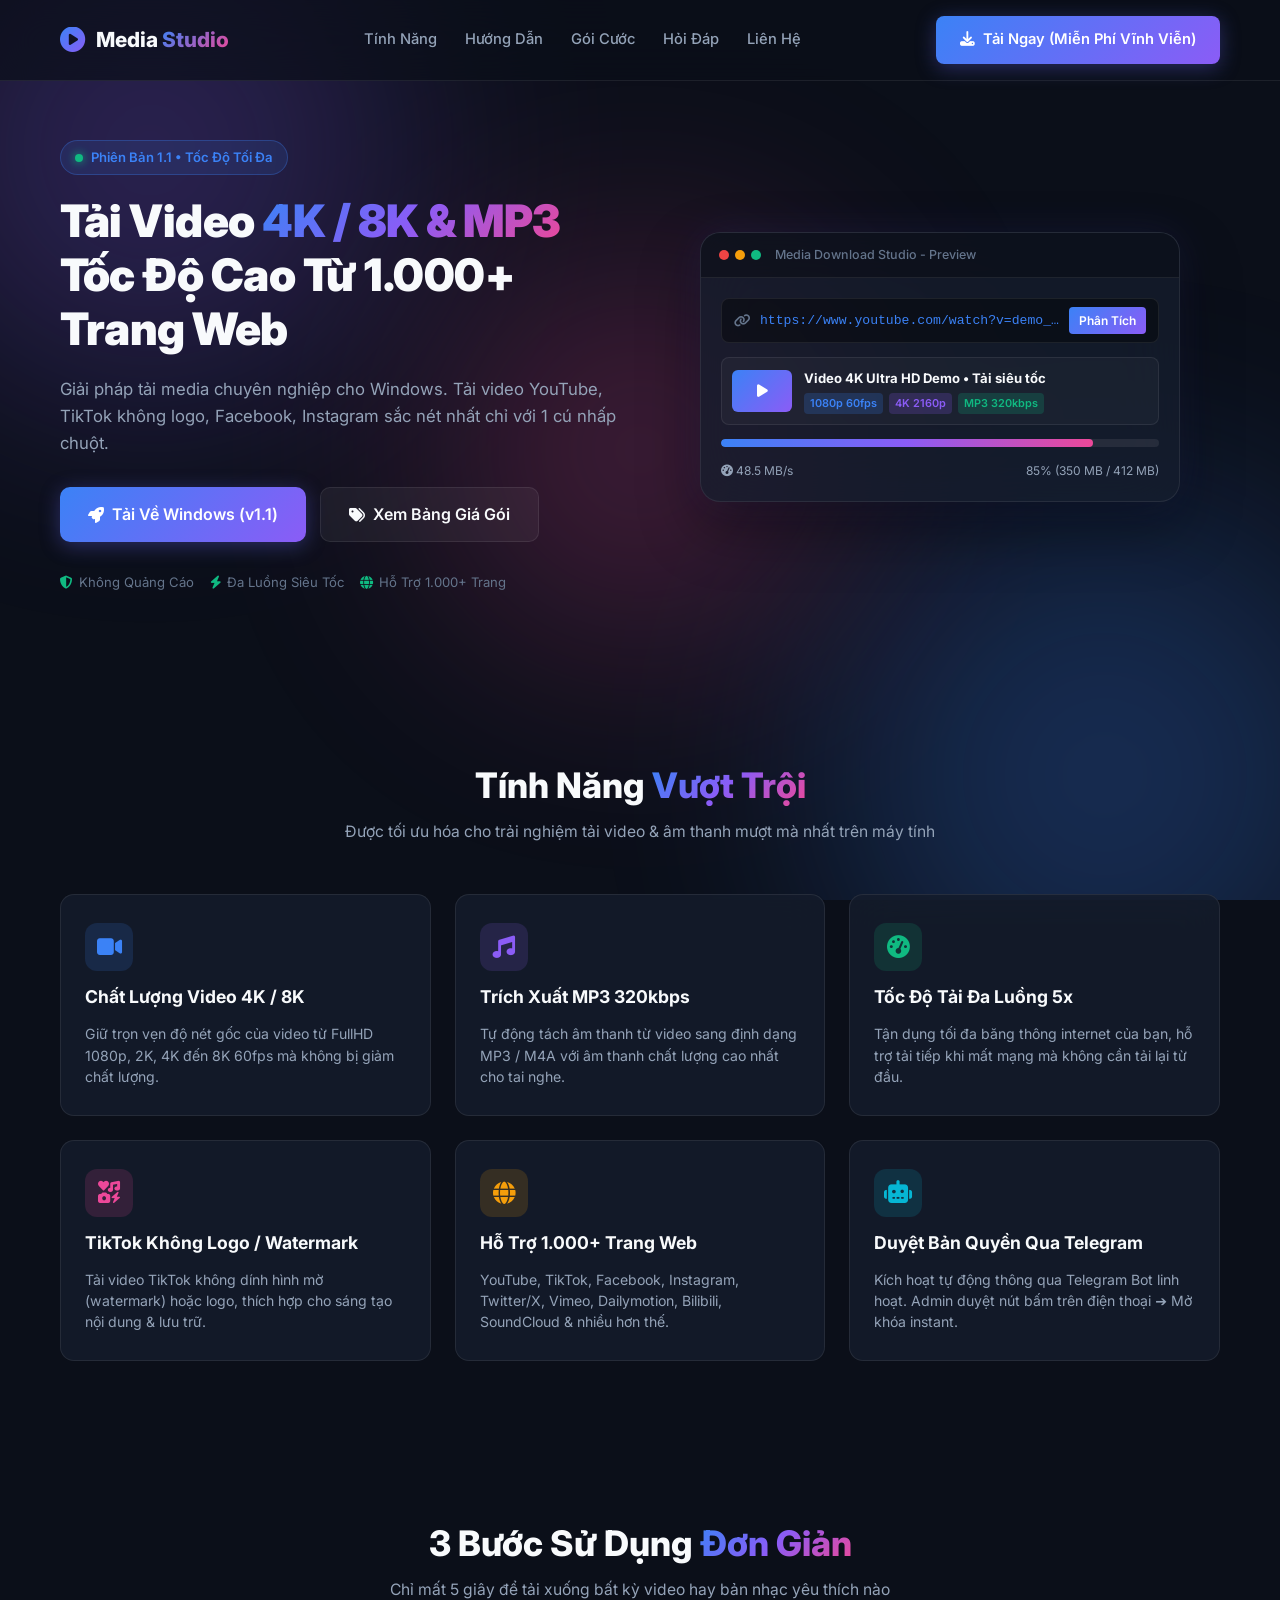
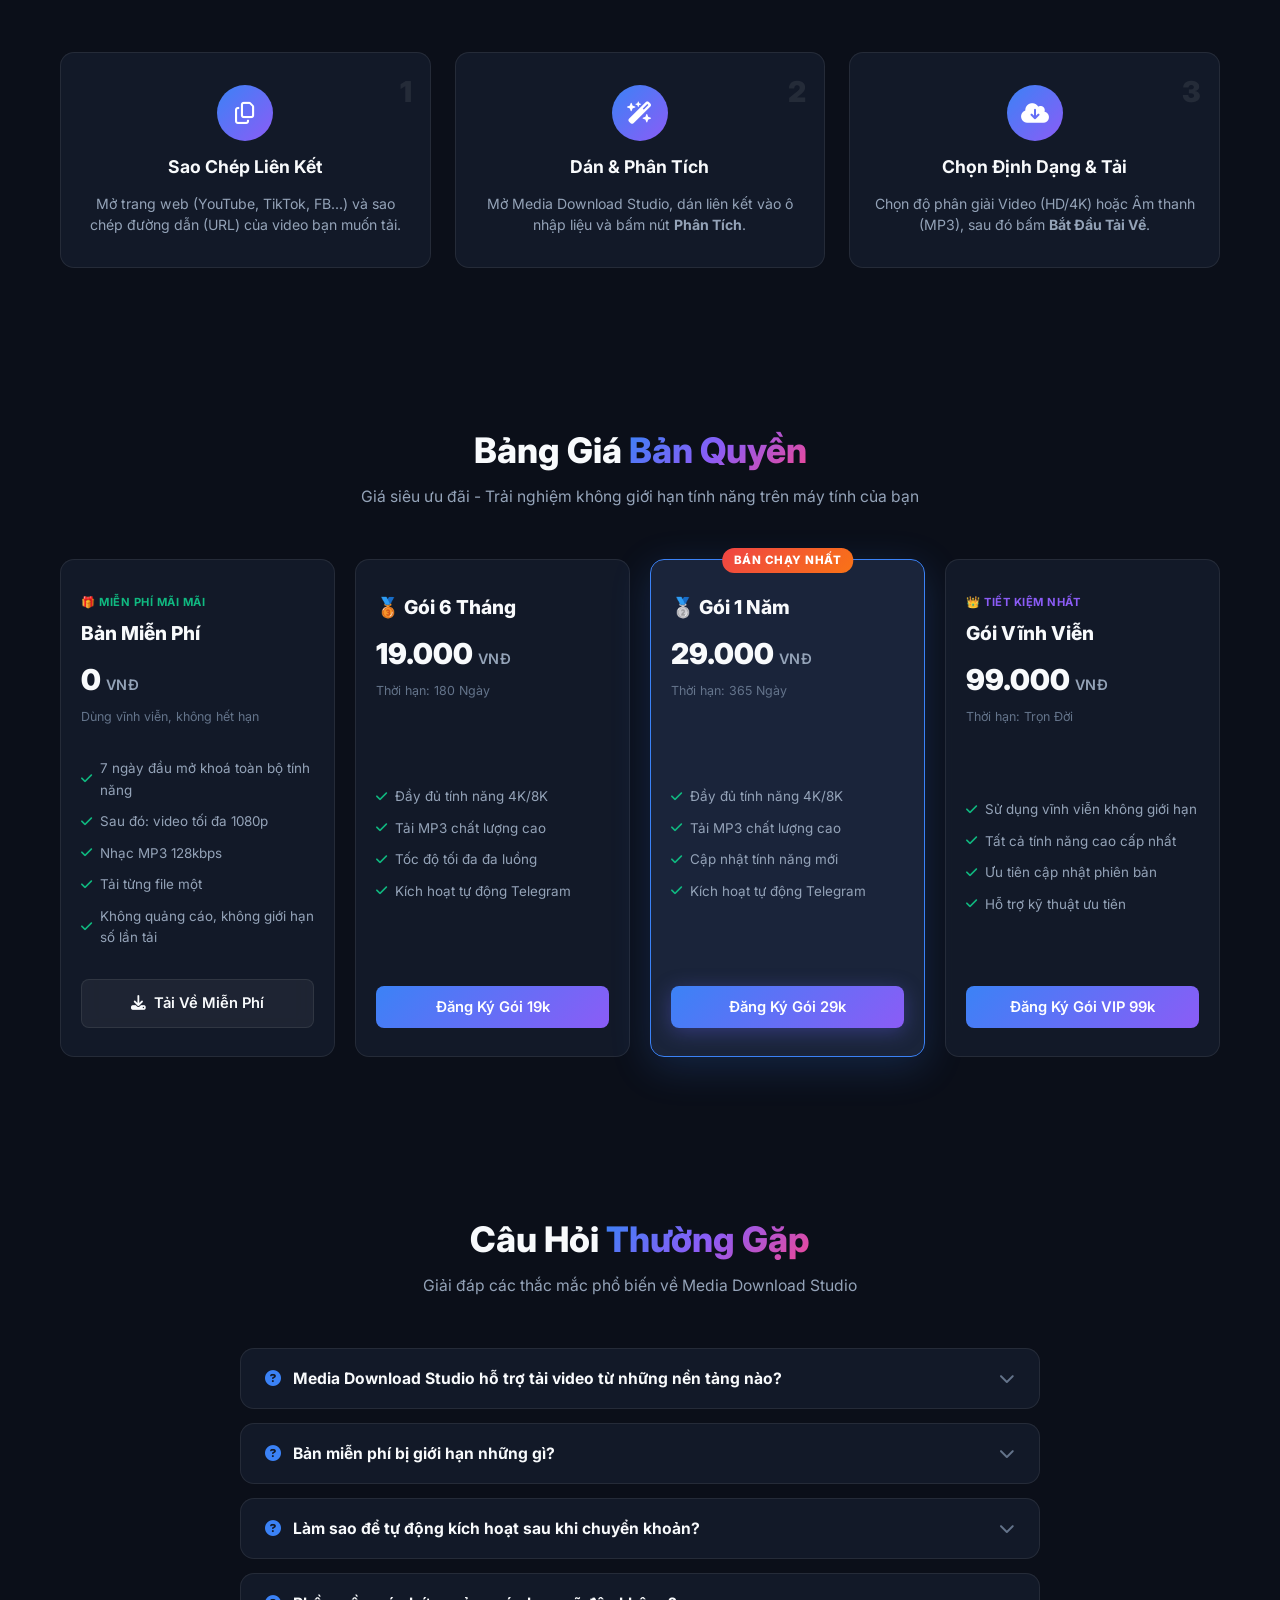
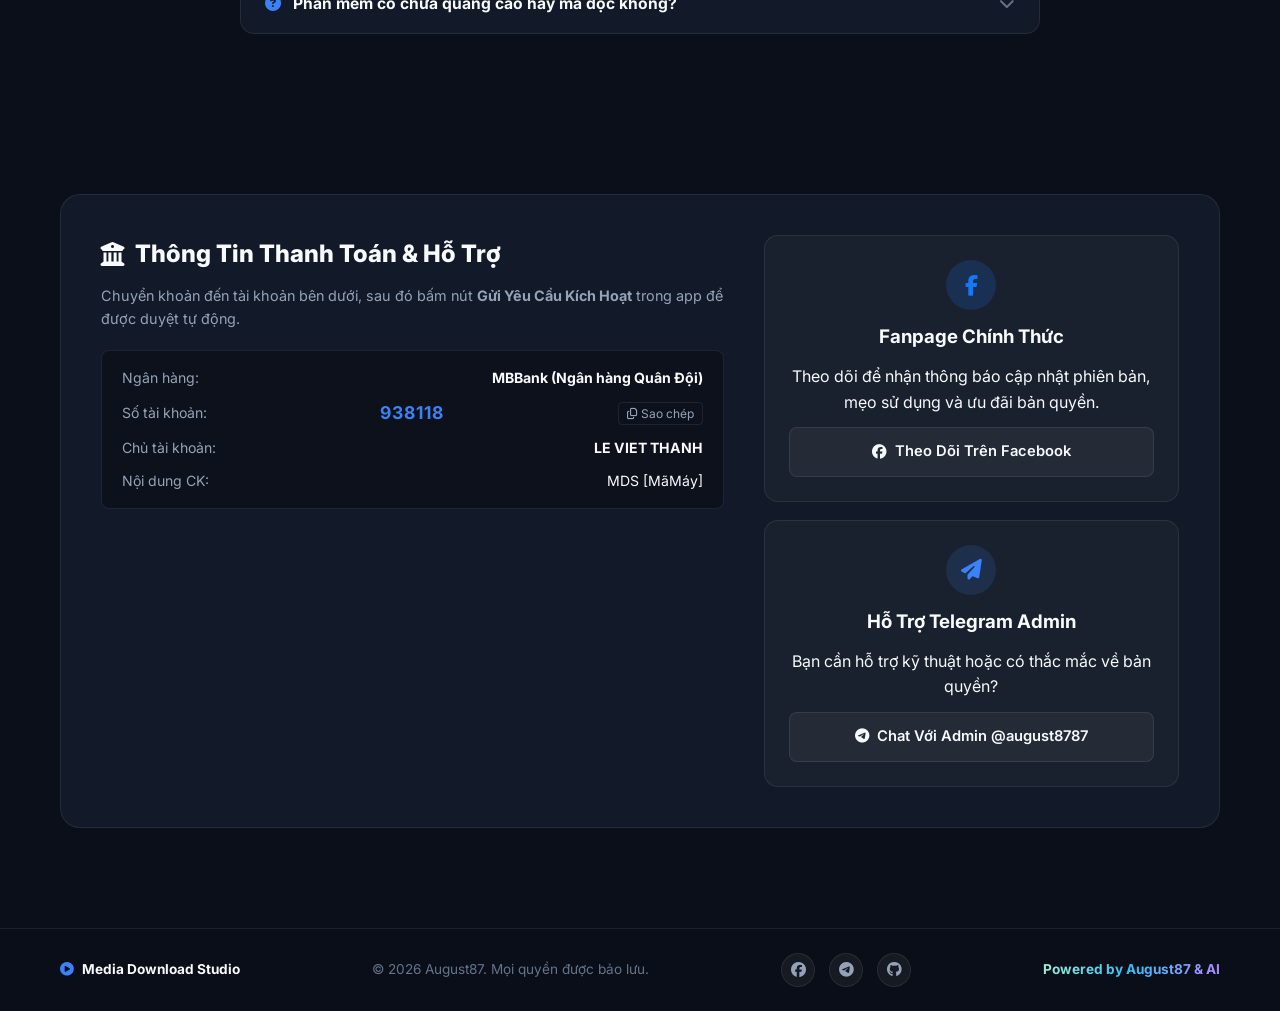
<file: public/index.html>
<!DOCTYPE html>
<html lang="vi">
<head>
    <meta charset="UTF-8">
    <meta name="viewport" content="width=device-width, initial-scale=1.0">
    <title>Media Download Studio - Tải Video 4K & MP3 Tốc Độ Cao</title>
    
    <!-- Favicon & Touch Icons -->
    <link rel="icon" type="image/svg+xml" href="favicon.svg">
    <link rel="icon" type="image/png" sizes="32x32" href="favicon.png">
    <link rel="apple-touch-icon" href="apple-touch-icon.png">
    <link rel="alternate" type="text/markdown" href="llms.txt" title="LLM Knowledge Context">

    <!-- Google Search Console Verification -->
    <meta name="google-site-verification" content="3cKT-kNtnSGA4XyRY_2J7gRv2wEJkzVgmftRCTXTdIQ">

    <!-- Meta SEO Chuyên Nghiệp & AI Search -->
    <meta name="description" content="Phần mềm tải video 4K/8K và âm thanh MP3 chất lượng cao từ YouTube, TikTok không logo, Facebook, Instagram & 1.000+ trang web. Tải siêu tốc, không quảng cáo, bản miễn phí dùng vĩnh viễn!">
    <meta name="keywords" content="Media Download Studio, tải video youtube 4k, tải tiktok không logo, tải video facebook 1080p, tải mp3 320kbps, phần mềm tải video tốc độ cao, youtube downloader pc">
    <meta name="robots" content="index, follow, max-snippet:-1, max-image-preview:large, max-video-preview:-1">
    <meta name="ai-search" content="enabled">
    <meta name="theme-color" content="#0b0f19">
    <link rel="canonical" href="https://media-download-free.web.app/">

    <!-- OpenGraph Facebook / Zalo SEO -->
    <meta property="og:locale" content="vi_VN">
    <meta property="og:type" content="website">
    <meta property="og:title" content="Media Download Studio - Tải Video 4K & MP3 Tốc Độ Cao">
    <meta property="og:description" content="Tải video 4K/8K và MP3 sắc nét từ 1.000+ trang web. Giao diện tiếng Việt, siêu tốc đa luồng, không quảng cáo. Bản miễn phí dùng vĩnh viễn!">
    <meta property="og:url" content="https://media-download-free.web.app/">
    <meta property="og:site_name" content="Media Download Studio">
    <meta property="og:image" content="https://media-download-free.web.app/og-image.jpg">

    <!-- Twitter Card SEO -->
    <meta name="twitter:card" content="summary_large_image">
    <meta name="twitter:title" content="Media Download Studio - Tải Video 4K & MP3 Tốc Độ Cao">
    <meta name="twitter:description" content="Phần mềm tải video YouTube 4K, TikTok không logo & MP3 320kbps chuyên nghiệp cho Windows.">
    <meta name="twitter:image" content="https://media-download-free.web.app/og-image.jpg">

    <!-- Google Fonts & FontAwesome -->
    <link rel="preconnect" href="https://fonts.googleapis.com">
    <link rel="preconnect" href="https://fonts.gstatic.com" crossorigin>
    <link href="https://fonts.googleapis.com/css2?family=Inter:wght@300;400;500;600;700;800;900&display=swap" rel="stylesheet">
    <link rel="stylesheet" href="https://cdnjs.cloudflare.com/ajax/libs/font-awesome/6.4.0/css/all.min.css">
    
    <link rel="stylesheet" href="style.css">

    <!-- Schema.org JSON-LD Structured Data (Google Rich Snippets) -->
    <script type="application/ld+json">
    {
      "@context": "https://schema.org",
      "@graph": [
        {
          "@type": "SoftwareApplication",
          "name": "Media Download Studio",
          "operatingSystem": "Windows 10, Windows 11, Windows 8",
          "applicationCategory": "MultimediaApplication",
          "downloadUrl": "https://github.com/tuongotpho/media_dl/releases/download/v1.1/MediaDownloadStudio_v1.1.zip",
          "softwareVersion": "1.1.0",
          "description": "Phần mềm tải video 4K/8K và MP3 tốc độ cao từ YouTube, TikTok không logo, Facebook, Instagram & 1.000+ trang web.",
          "sameAs": [
            "https://www.facebook.com/mediadownloadfree/",
            "https://github.com/tuongotpho/media_dl"
          ],
          "offers": {
            "@type": "AggregateOffer",
            "priceCurrency": "VND",
            "lowPrice": "0",
            "highPrice": "99000",
            "offerCount": "4"
          }
        },
        {
          "@type": "FAQPage",
          "mainEntity": [
            {
              "@type": "Question",
              "name": "Phần mềm Media Download Studio hỗ trợ tải video từ những trang nào?",
              "acceptedAnswer": {
                "@type": "Answer",
                "text": "Media Download Studio hỗ trợ hơn 1.000+ nền tảng phổ biến như YouTube (1080p, 4K, 8K), TikTok (không dính logo/watermark), Facebook, Instagram, Twitter/X, SoundCloud, Bilibili, Dailymotion..."
              }
            },
            {
              "@type": "Question",
              "name": "Bản miễn phí dùng được bao lâu và bị giới hạn gì?",
              "acceptedAnswer": {
                "@type": "Answer",
                "text": "Bản miễn phí dùng được vĩnh viễn, không hết hạn và không có quảng cáo. Bảy ngày đầu mở khoá toàn bộ tính năng; sau đó giới hạn ở video 1080p, nhạc MP3 128kbps và tải từng file một. Không cần nhập thẻ hay thông tin thanh toán."
              }
            },
            {
              "@type": "Question",
              "name": "Tốc độ tải của phần mềm như thế nào?",
              "acceptedAnswer": {
                "@type": "Answer",
                "text": "Phần mềm áp dụng công nghệ chia nhỏ luồng dữ liệu (Multi-threading), cho tốc độ tải nhanh gấp 5 lần so với trình duyệt thông thường và tự động nối lại nếu mất mạng."
              }
            },
            {
              "@type": "Question",
              "name": "Bản quyền được kích hoạt như thế nào sau khi chuyển khoản?",
              "acceptedAnswer": {
                "@type": "Answer",
                "text": "Sau khi chuyển khoản, bạn chỉ cần bấm nút 'Gửi Yêu Cầu Kích Hoạt Tự Động' trong app. Admin sẽ duyệt qua Telegram Bot và phần mềm của bạn tự động mở khóa ngay tức thì."
              }
            }
          ]
        }
      ]
    }
    </script>
</head>
<body>
    <div class="background-blobs">
        <div class="blob blob-1"></div>
        <div class="blob blob-2"></div>
        <div class="blob blob-3"></div>
    </div>

    <!-- Header Navbar -->
    <header class="site-header">
        <div class="container navbar-inner">
            <a href="#" class="logo">
                <i class="fa-solid fa-circle-play logo-icon"></i>
                <span class="logo-text">Media <span class="highlight">Studio</span></span>
            </a>
            <nav class="nav-links">
                <a href="#features">Tính Năng</a>
                <a href="#how-it-works">Hướng Dẫn</a>
                <a href="#pricing">Gói Cước</a>
                <a href="#faq">Hỏi Đáp</a>
                <a href="#support">Liên Hệ</a>
            </nav>
            <div class="header-cta">
                <a href="https://github.com/tuongotpho/media_dl/releases/download/v1.1/MediaDownloadStudio_v1.1.zip" class="btn-primary btn-glow btn-download-app" target="_blank" rel="noopener">
                    <i class="fa-solid fa-download"></i> Tải Ngay (Miễn Phí Vĩnh Viễn)
                </a>
            </div>
        </div>
    </header>

    <!-- Hero Section -->
    <section class="hero-section">
        <div class="container hero-inner">
            <div class="hero-content">
                <div class="hero-badge">
                    <span class="pulse-dot"></span>
                    <span>Phiên Bản 1.1 • Tốc Độ Tối Đa</span>
                </div>
                <h1 class="hero-title">
                    Tải Video <span class="gradient-text">4K / 8K & MP3</span> Tốc Độ Cao Từ 1.000+ Trang Web
                </h1>
                <p class="hero-subtitle">
                    Giải pháp tải media chuyên nghiệp cho Windows. Tải video YouTube, TikTok không logo, Facebook, Instagram sắc nét nhất chỉ với 1 cú nhấp chuột.
                </p>
                <div class="hero-buttons">
                    <a href="https://github.com/tuongotpho/media_dl/releases/download/v1.1/MediaDownloadStudio_v1.1.zip" class="btn-primary btn-lg btn-glow btn-download-app" target="_blank" rel="noopener">
                        <i class="fa-solid fa-rocket"></i> Tải Về Windows (v1.1)
                    </a>
                    <a href="#pricing" class="btn-outline btn-lg">
                        <i class="fa-solid fa-tags"></i> Xem Bảng Giá Gói
                    </a>
                </div>
                <div class="hero-trust-tags">
                    <span><i class="fa-solid fa-shield-halved"></i> Không Quảng Cáo</span>
                    <span><i class="fa-solid fa-bolt"></i> Đa Luồng Siêu Tốc</span>
                    <span><i class="fa-solid fa-globe"></i> Hỗ Trợ 1.000+ Trang</span>
                </div>
            </div>

            <!-- Hero App Preview Mockup -->
            <div class="hero-mockup-wrapper">
                <div class="mockup-card">
                    <div class="mockup-header">
                        <div class="window-dots">
                            <span class="dot red"></span>
                            <span class="dot yellow"></span>
                            <span class="dot green"></span>
                        </div>
                        <div class="mockup-title">Media Download Studio - Preview</div>
                    </div>
                    <div class="mockup-body">
                        <div class="fake-input-bar">
                            <i class="fa-solid fa-link"></i>
                            <span class="fake-url">https://www.youtube.com/watch?v=demo_video_4k</span>
                            <span class="fake-btn">Phân Tích</span>
                        </div>
                        <div class="fake-preview-item">
                            <div class="fake-thumb">
                                <i class="fa-solid fa-play"></i>
                            </div>
                            <div class="fake-info">
                                <div class="fake-title">Video 4K Ultra HD Demo • Tải siêu tốc</div>
                                <div class="fake-tags">
                                    <span class="tag-blue">1080p 60fps</span>
                                    <span class="tag-purple">4K 2160p</span>
                                    <span class="tag-emerald">MP3 320kbps</span>
                                </div>
                            </div>
                        </div>
                        <div class="fake-progress-bar">
                            <div class="progress-fill" style="width: 85%;"></div>
                        </div>
                        <div class="fake-stats">
                            <span><i class="fa-solid fa-gauge-high"></i> 48.5 MB/s</span>
                            <span>85% (350 MB / 412 MB)</span>
                        </div>
                    </div>
                </div>
            </div>
        </div>
    </section>

    <!-- Features Section -->
    <section id="features" class="features-section">
        <div class="container">
            <div class="section-header">
                <h2 class="section-title">Tính Năng <span class="gradient-text">Vượt Trội</span></h2>
                <p class="section-subtitle">Được tối ưu hóa cho trải nghiệm tải video & âm thanh mượt mà nhất trên máy tính</p>
            </div>

            <div class="features-grid">
                <div class="feature-card">
                    <div class="feature-icon icon-blue">
                        <i class="fa-solid fa-video"></i>
                    </div>
                    <h3>Chất Lượng Video 4K / 8K</h3>
                    <p>Giữ trọn vẹn độ nét gốc của video từ FullHD 1080p, 2K, 4K đến 8K 60fps mà không bị giảm chất lượng.</p>
                </div>

                <div class="feature-card">
                    <div class="feature-icon icon-purple">
                        <i class="fa-solid fa-music"></i>
                    </div>
                    <h3>Trích Xuất MP3 320kbps</h3>
                    <p>Tự động tách âm thanh từ video sang định dạng MP3 / M4A với âm thanh chất lượng cao nhất cho tai nghe.</p>
                </div>

                <div class="feature-card">
                    <div class="feature-icon icon-emerald">
                        <i class="fa-solid fa-gauge-high"></i>
                    </div>
                    <h3>Tốc Độ Tải Đa Luồng 5x</h3>
                    <p>Tận dụng tối đa băng thông internet của bạn, hỗ trợ tải tiếp khi mất mạng mà không cần tải lại từ đầu.</p>
                </div>

                <div class="feature-card">
                    <div class="feature-icon icon-pink">
                        <i class="fa-solid fa-icons"></i>
                    </div>
                    <h3>TikTok Không Logo / Watermark</h3>
                    <p>Tải video TikTok không dính hình mờ (watermark) hoặc logo, thích hợp cho sáng tạo nội dung & lưu trữ.</p>
                </div>

                <div class="feature-card">
                    <div class="feature-icon icon-amber">
                        <i class="fa-solid fa-globe"></i>
                    </div>
                    <h3>Hỗ Trợ 1.000+ Trang Web</h3>
                    <p>YouTube, TikTok, Facebook, Instagram, Twitter/X, Vimeo, Dailymotion, Bilibili, SoundCloud & nhiều hơn thế.</p>
                </div>

                <div class="feature-card">
                    <div class="feature-icon icon-cyan">
                        <i class="fa-solid fa-robot"></i>
                    </div>
                    <h3>Duyệt Bản Quyền Qua Telegram</h3>
                    <p>Kích hoạt tự động thông qua Telegram Bot linh hoạt. Admin duyệt nút bấm trên điện thoại ➔ Mở khóa instant.</p>
                </div>
            </div>
        </div>
    </section>

    <!-- How It Works Section -->
    <section id="how-it-works" class="steps-section">
        <div class="container">
            <div class="section-header">
                <h2 class="section-title">3 Bước Sử Dụng <span class="gradient-text">Đơn Giản</span></h2>
                <p class="section-subtitle">Chỉ mất 5 giây để tải xuống bất kỳ video hay bản nhạc yêu thích nào</p>
            </div>

            <div class="steps-grid">
                <div class="step-card">
                    <div class="step-number">1</div>
                    <div class="step-icon"><i class="fa-regular fa-copy"></i></div>
                    <h3>Sao Chép Liên Kết</h3>
                    <p>Mở trang web (YouTube, TikTok, FB...) và sao chép đường dẫn (URL) của video bạn muốn tải.</p>
                </div>

                <div class="step-card">
                    <div class="step-number">2</div>
                    <div class="step-icon"><i class="fa-solid fa-wand-magic-sparkles"></i></div>
                    <h3>Dán & Phân Tích</h3>
                    <p>Mở Media Download Studio, dán liên kết vào ô nhập liệu và bấm nút <strong>Phân Tích</strong>.</p>
                </div>

                <div class="step-card">
                    <div class="step-number">3</div>
                    <div class="step-icon"><i class="fa-solid fa-cloud-arrow-down"></i></div>
                    <h3>Chọn Định Dạng & Tải</h3>
                    <p>Chọn độ phân giải Video (HD/4K) hoặc Âm thanh (MP3), sau đó bấm <strong>Bắt Đầu Tải Về</strong>.</p>
                </div>
            </div>
        </div>
    </section>

    <!-- Pricing Section -->
    <section id="pricing" class="pricing-section">
        <div class="container">
            <div class="section-header">
                <h2 class="section-title">Bảng Giá <span class="gradient-text">Bản Quyền</span></h2>
                <p class="section-subtitle">Giá siêu ưu đãi - Trải nghiệm không giới hạn tính năng trên máy tính của bạn</p>
            </div>

            <div class="pricing-grid">
                <!-- Trial Plan -->
                <div class="price-card">
                    <div class="price-header">
                        <span class="plan-badge-top">🎁 Miễn Phí Mãi Mãi</span>
                        <h3 class="plan-name">Bản Miễn Phí</h3>
                        <div class="plan-price">0 <span class="currency">VNĐ</span></div>
                        <span class="plan-period">Dùng vĩnh viễn, không hết hạn</span>
                    </div>
                    <ul class="plan-features">
                        <li><i class="fa-solid fa-check"></i> 7 ngày đầu mở khoá toàn bộ tính năng</li>
                        <li><i class="fa-solid fa-check"></i> Sau đó: video tối đa 1080p</li>
                        <li><i class="fa-solid fa-check"></i> Nhạc MP3 128kbps</li>
                        <li><i class="fa-solid fa-check"></i> Tải từng file một</li>
                        <li><i class="fa-solid fa-check"></i> Không quảng cáo, không giới hạn số lần tải</li>
                    </ul>
                    <a href="https://github.com/tuongotpho/media_dl/releases/download/v1.1/MediaDownloadStudio_v1.1.zip" class="btn-outline btn-block btn-download-app" target="_blank" rel="noopener">
                        <i class="fa-solid fa-download"></i> Tải Về Miễn Phí
                    </a>
                </div>

                <!-- 6 Months Plan -->
                <div class="price-card">
                    <div class="price-header">
                        <h3 class="plan-name">🥉 Gói 6 Tháng</h3>
                        <div class="plan-price">19.000 <span class="currency">VNĐ</span></div>
                        <span class="plan-period">Thời hạn: 180 Ngày</span>
                    </div>
                    <ul class="plan-features">
                        <li><i class="fa-solid fa-check"></i> Đầy đủ tính năng 4K/8K</li>
                        <li><i class="fa-solid fa-check"></i> Tải MP3 chất lượng cao</li>
                        <li><i class="fa-solid fa-check"></i> Tốc độ tối đa đa luồng</li>
                        <li><i class="fa-solid fa-check"></i> Kích hoạt tự động Telegram</li>
                    </ul>
                    <button type="button" class="btn-primary btn-block open-bank-modal" data-plan-title="6 Tháng" data-price="19.000 VNĐ" data-code="6M">
                        Đăng Ký Gói 19k
                    </button>
                </div>

                <!-- 1 Year Plan (Featured) -->
                <div class="price-card featured">
                    <div class="popular-ribbon">BÁN CHẠY NHẤT</div>
                    <div class="price-header">
                        <h3 class="plan-name">🥈 Gói 1 Năm</h3>
                        <div class="plan-price">29.000 <span class="currency">VNĐ</span></div>
                        <span class="plan-period">Thời hạn: 365 Ngày</span>
                    </div>
                    <ul class="plan-features">
                        <li><i class="fa-solid fa-check"></i> Đầy đủ tính năng 4K/8K</li>
                        <li><i class="fa-solid fa-check"></i> Tải MP3 chất lượng cao</li>
                        <li><i class="fa-solid fa-check"></i> Cập nhật tính năng mới</li>
                        <li><i class="fa-solid fa-check"></i> Kích hoạt tự động Telegram</li>
                    </ul>
                    <button type="button" class="btn-primary btn-block btn-glow open-bank-modal" data-plan-title="1 Năm" data-price="29.000 VNĐ" data-code="1Y">
                        Đăng Ký Gói 29k
                    </button>
                </div>

                <!-- Lifetime Plan -->
                <div class="price-card vip">
                    <div class="price-header">
                        <span class="plan-badge-top vip">👑 TIẾT KIỆM NHẤT</span>
                        <h3 class="plan-name">Gói Vĩnh Viễn</h3>
                        <div class="plan-price">99.000 <span class="currency">VNĐ</span></div>
                        <span class="plan-period">Thời hạn: Trọn Đời</span>
                    </div>
                    <ul class="plan-features">
                        <li><i class="fa-solid fa-check"></i> Sử dụng vĩnh viễn không giới hạn</li>
                        <li><i class="fa-solid fa-check"></i> Tất cả tính năng cao cấp nhất</li>
                        <li><i class="fa-solid fa-check"></i> Ưu tiên cập nhật phiên bản</li>
                        <li><i class="fa-solid fa-check"></i> Hỗ trợ kỹ thuật ưu tiên</li>
                    </ul>
                    <button type="button" class="btn-primary btn-block open-bank-modal" data-plan-title="Vĩnh Viễn" data-price="99.000 VNĐ" data-code="VIP">
                        Đăng Ký Gói VIP 99k
                    </button>
                </div>
            </div>
        </div>
    </section>

    <!-- FAQ Accordion Section (Tối ưu SEO Search Rich Snippets) -->
    <section id="faq" class="faq-section">
        <div class="container">
            <div class="section-header">
                <h2 class="section-title">Câu Hỏi <span class="gradient-text">Thường Gặp</span></h2>
                <p class="section-subtitle">Giải đáp các thắc mắc phổ biến về Media Download Studio</p>
            </div>

            <div class="faq-accordion">
                <div class="faq-item">
                    <button class="faq-question">
                        <span><i class="fa-solid fa-circle-question"></i> Media Download Studio hỗ trợ tải video từ những nền tảng nào?</span>
                        <i class="fa-solid fa-chevron-down faq-arrow"></i>
                    </button>
                    <div class="faq-answer">
                        <p>Phần mềm hỗ trợ hơn 1.000+ trang web trực tuyến phổ biến bao gồm YouTube (1080p, 4K, 8K), TikTok (tự động xóa logo/watermark), Facebook (Video HD, Reel, Private), Instagram, Twitter/X, Vimeo, Dailymotion, Bilibili, SoundCloud...</p>
                    </div>
                </div>

                <div class="faq-item">
                    <button class="faq-question">
                        <span><i class="fa-solid fa-circle-question"></i> Bản miễn phí bị giới hạn những gì?</span>
                        <i class="fa-solid fa-chevron-down faq-arrow"></i>
                    </button>
                    <div class="faq-answer">
                        <p>Bảy ngày đầu tiên mở khoá 100% tính năng để bạn trải nghiệm đầy đủ 4K/8K và MP3 320kbps. Sau bảy ngày, phần mềm <strong>vẫn dùng được vĩnh viễn</strong> ở bản miễn phí: video tối đa 1080p, nhạc MP3 128kbps, tải từng file một. Không giới hạn số lần tải và tuyệt đối không có quảng cáo. Nâng cấp để mở lại 4K/8K, MP3 320kbps và tải đa luồng.</p>
                    </div>
                </div>

                <div class="faq-item">
                    <button class="faq-question">
                        <span><i class="fa-solid fa-circle-question"></i> Làm sao để tự động kích hoạt sau khi chuyển khoản?</span>
                        <i class="fa-solid fa-chevron-down faq-arrow"></i>
                    </button>
                    <div class="faq-answer">
                        <p>Sau khi chuyển khoản đúng số tiền gói đăng ký, bạn mở ứng dụng Media Download Studio trên máy tính, chọn gói cước và bấm nút <strong>Gửi Yêu Cầu Kích Hoạt Tự Động Đến Admin</strong>. Ngay khi Admin bấm duyệt trên Telegram, ứng dụng sẽ tự động kích hoạt thành công trong vài giây.</p>
                    </div>
                </div>

                <div class="faq-item">
                    <button class="faq-question">
                        <span><i class="fa-solid fa-circle-question"></i> Phần mềm có chứa quảng cáo hay mã độc không?</span>
                        <i class="fa-solid fa-chevron-down faq-arrow"></i>
                    </button>
                    <div class="faq-answer">
                        <p>Cam kết 100% không chứa quảng cáo, không pop-up phiền phức và không mã độc. Phần mềm chạy portable độc lập, an toàn tuyệt đối cho hệ điều hành Windows của bạn.</p>
                    </div>
                </div>
            </div>
        </div>
    </section>

    <!-- Bank Info & Support Section -->
    <section id="support" class="support-section">
        <div class="container">
            <div class="support-box">
                <div class="support-info">
                    <h2><i class="fa-solid fa-building-columns"></i> Thông Tin Thanh Toán & Hỗ Trợ</h2>
                    <p>Chuyển khoản đến tài khoản bên dưới, sau đó bấm nút <strong>Gửi Yêu Cầu Kích Hoạt</strong> trong app để được duyệt tự động.</p>
                    
                    <div class="bank-details-card">
                        <div class="bank-detail-row">
                            <span>Ngân hàng:</span>
                            <strong>MBBank (Ngân hàng Quân Đội)</strong>
                        </div>
                        <div class="bank-detail-row">
                            <span>Số tài khoản:</span>
                            <strong class="highlight-stk" id="stk-val">938118</strong>
                            <button type="button" id="btn-copy-stk" class="btn-xs-copy"><i class="fa-regular fa-copy"></i> Sao chép</button>
                        </div>
                        <div class="bank-detail-row">
                            <span>Chủ tài khoản:</span>
                            <strong>LE VIET THANH</strong>
                        </div>
                        <div class="bank-detail-row">
                            <span>Nội dung CK:</span>
                            <code>MDS [MãMáy]</code>
                        </div>
                    </div>
                </div>

                <div class="support-contact">
                    <div class="contact-card">
                        <div class="contact-icon contact-icon-fb"><i class="fa-brands fa-facebook-f"></i></div>
                        <h3>Fanpage Chính Thức</h3>
                        <p>Theo dõi để nhận thông báo cập nhật phiên bản, mẹo sử dụng và ưu đãi bản quyền.</p>
                        <a href="https://www.facebook.com/mediadownloadfree/" target="_blank" rel="noopener" class="btn-outline btn-block">
                            <i class="fa-brands fa-facebook"></i> Theo Dõi Trên Facebook
                        </a>
                    </div>
                    <div class="contact-card">
                        <div class="contact-icon"><i class="fa-solid fa-paper-plane"></i></div>
                        <h3>Hỗ Trợ Telegram Admin</h3>
                        <p>Bạn cần hỗ trợ kỹ thuật hoặc có thắc mắc về bản quyền?</p>
                        <a href="https://t.me/august8787" target="_blank" rel="noopener" class="btn-outline btn-block">
                            <i class="fa-brands fa-telegram"></i> Chat Với Admin @august8787
                        </a>
                    </div>
                </div>
            </div>
        </div>
    </section>

    <!-- Footer -->
    <footer class="site-footer">
        <div class="container footer-inner">
            <div class="footer-brand">
                <i class="fa-solid fa-circle-play"></i>
                <span>Media Download Studio</span>
            </div>
            <p class="footer-copy">© 2026 August87. Mọi quyền được bảo lưu.</p>
            <div class="footer-social">
                <a href="https://www.facebook.com/mediadownloadfree/" target="_blank" rel="noopener" aria-label="Fanpage Facebook Media Download Studio"><i class="fa-brands fa-facebook"></i></a>
                <a href="https://t.me/august8787" target="_blank" rel="noopener" aria-label="Telegram hỗ trợ admin"><i class="fa-brands fa-telegram"></i></a>
                <a href="https://github.com/tuongotpho/media_dl" target="_blank" rel="noopener" aria-label="Mã nguồn trên GitHub"><i class="fa-brands fa-github"></i></a>
            </div>
            <p class="footer-powered">Powered by August87 & AI</p>
        </div>
    </footer>

    <!-- Bank Modal -->
    <div id="bank-modal" class="modal-overlay hidden">
        <div class="modal-card">
            <div class="modal-header">
                <h3>Đăng Ký <span id="modal-plan-title">Gói 1 Năm</span></h3>
                <button type="button" id="btn-close-modal" class="btn-close">&times;</button>
            </div>
            <div class="modal-body">
                <div class="modal-price-tag" id="modal-price-tag">29.000 VNĐ</div>
                <div class="bank-details-card">
                    <div class="bank-detail-row">
                        <span>Ngân hàng:</span>
                        <strong>MBBank (Ngân hàng Quân Đội)</strong>
                    </div>
                    <div class="bank-detail-row">
                        <span>Số tài khoản:</span>
                        <strong class="highlight-stk">938118</strong>
                    </div>
                    <div class="bank-detail-row">
                        <span>Chủ tài khoản:</span>
                        <strong>LE VIET THANH</strong>
                    </div>
                    <div class="bank-detail-row">
                        <span>Nội dung CK:</span>
                        <code>MDS [MãMáy] <span id="modal-code">1Y</span></code>
                    </div>
                </div>
                <p class="modal-note">Sau khi chuyển khoản, hãy mở ứng dụng <strong>Media Download Studio</strong> trên máy tính và bấm <strong>Gửi Yêu Cầu Kích Hoạt Tự Động</strong> để được duyệt ngay lập tức!</p>
            </div>
        </div>
    </div>

    <script src="script.js"></script>
</body>
</html>
</file>
<file: public/style.css>
/* RESET & VARIABLES */
:root {
    --bg-dark: #0b0f19;
    --card-bg: rgba(22, 30, 46, 0.75);
    --card-border: rgba(255, 255, 255, 0.08);
    --text-primary: #f8fafc;
    --text-secondary: #94a3b8;
    --text-muted: #64748b;
    --accent-blue: #3b82f6;
    --accent-purple: #8b5cf6;
    --accent-pink: #ec4899;
    --accent-emerald: #10b981;
    --accent-amber: #f59e0b;
    --radius-lg: 20px;
    --radius-md: 14px;
    --radius-sm: 8px;
    --transition-fast: 0.25s cubic-bezier(0.4, 0, 0.2, 1);
    --font-sans: 'Inter', system-ui, -apple-system, sans-serif;
}

* {
    margin: 0;
    padding: 0;
    box-sizing: border-box;
    font-family: var(--font-sans);
    scroll-behavior: smooth;
}

body {
    background-color: var(--bg-dark);
    color: var(--text-primary);
    line-height: 1.6;
    overflow-x: hidden;
    position: relative;
}

/* CONTAINER */
.container {
    max-width: 1200px;
    margin: 0 auto;
    padding: 0 20px;
}

/* ANIMATED BACKGROUND BLOBS */
.background-blobs {
    position: fixed;
    top: 0;
    left: 0;
    width: 100vw;
    height: 100vh;
    z-index: 0;
    overflow: hidden;
    pointer-events: none;
}

.blob {
    position: absolute;
    border-radius: 50%;
    filter: blur(120px);
    opacity: 0.25;
    animation: blob-float 22s infinite ease-in-out alternate;
}

.blob-1 {
    width: 500px;
    height: 500px;
    background: var(--accent-purple);
    top: -100px;
    left: -100px;
}

.blob-2 {
    width: 550px;
    height: 550px;
    background: var(--accent-blue);
    bottom: -150px;
    right: -100px;
    animation-delay: -5s;
}

.blob-3 {
    width: 400px;
    height: 400px;
    background: var(--accent-pink);
    top: 50%;
    left: 50%;
    transform: translate(-50%, -50%);
    animation-delay: -10s;
}

@keyframes blob-float {
    0% { transform: translate(0, 0) scale(1); }
    50% { transform: translate(40px, 50px) scale(1.08); }
    100% { transform: translate(-30px, 30px) scale(0.95); }
}

/* NAVBAR */
.site-header {
    position: fixed;
    top: 0;
    left: 0;
    width: 100%;
    z-index: 100;
    padding: 16px 0;
    background: rgba(11, 15, 25, 0.7);
    backdrop-filter: blur(20px);
    border-bottom: 1px solid var(--card-border);
    transition: var(--transition-fast);
}

.navbar-inner {
    display: flex;
    justify-content: space-between;
    align-items: center;
}

.logo {
    display: flex;
    align-items: center;
    gap: 10px;
    font-size: 1.3rem;
    font-weight: 800;
    text-decoration: none;
    color: var(--text-primary);
}

.logo-icon {
    font-size: 1.6rem;
    background: linear-gradient(135deg, var(--accent-blue), var(--accent-purple));
    -webkit-background-clip: text;
    -webkit-text-fill-color: transparent;
}

.highlight {
    background: linear-gradient(135deg, var(--accent-blue), var(--accent-pink));
    -webkit-background-clip: text;
    -webkit-text-fill-color: transparent;
}

.nav-links {
    display: flex;
    gap: 28px;
}

.nav-links a {
    color: var(--text-secondary);
    text-decoration: none;
    font-size: 0.92rem;
    font-weight: 500;
    transition: var(--transition-fast);
}

.nav-links a:hover {
    color: var(--text-primary);
}

/* BUTTONS */
.btn-primary {
    background: linear-gradient(135deg, var(--accent-blue), var(--accent-purple));
    color: #fff;
    border: none;
    padding: 12px 24px;
    border-radius: var(--radius-sm);
    font-weight: 600;
    font-size: 0.92rem;
    cursor: pointer;
    display: inline-flex;
    align-items: center;
    justify-content: center;
    gap: 8px;
    transition: var(--transition-fast);
    text-decoration: none;
}

.btn-primary:hover {
    transform: translateY(-2px);
    box-shadow: 0 8px 25px rgba(99, 102, 241, 0.45);
}

.btn-glow {
    box-shadow: 0 4px 20px rgba(99, 102, 241, 0.35);
}

.btn-outline {
    background: rgba(255, 255, 255, 0.05);
    color: var(--text-primary);
    border: 1px solid var(--card-border);
    padding: 12px 24px;
    border-radius: var(--radius-sm);
    font-size: 0.92rem;
    font-weight: 600;
    cursor: pointer;
    display: inline-flex;
    align-items: center;
    justify-content: center;
    gap: 8px;
    transition: var(--transition-fast);
    text-decoration: none;
}

.btn-outline:hover {
    background: rgba(255, 255, 255, 0.1);
    border-color: rgba(255, 255, 255, 0.25);
    transform: translateY(-2px);
}

.btn-lg {
    padding: 14px 28px;
    font-size: 1rem;
    border-radius: 10px;
}

.btn-block {
    width: 100%;
}

/* HERO SECTION */
.hero-section {
    position: relative;
    z-index: 1;
    padding: 140px 0 90px 0;
}

.hero-inner {
    display: grid;
    grid-template-columns: 1fr 1fr;
    gap: 40px;
    align-items: center;
}

.hero-content {
    display: flex;
    flex-direction: column;
    gap: 20px;
}

.hero-badge {
    display: inline-flex;
    align-items: center;
    gap: 8px;
    background: rgba(59, 130, 246, 0.12);
    border: 1px solid rgba(59, 130, 246, 0.3);
    color: var(--accent-blue);
    padding: 6px 14px;
    border-radius: 20px;
    font-size: 0.82rem;
    font-weight: 600;
    width: fit-content;
}

.pulse-dot {
    width: 8px;
    height: 8px;
    border-radius: 50%;
    background: var(--accent-emerald);
    box-shadow: 0 0 10px var(--accent-emerald);
    animation: pulse 2s infinite;
}

@keyframes pulse {
    0% { transform: scale(0.95); opacity: 0.8; }
    50% { transform: scale(1.2); opacity: 1; }
    100% { transform: scale(0.95); opacity: 0.8; }
}

.hero-title {
    font-size: 2.8rem;
    font-weight: 900;
    line-height: 1.2;
    letter-spacing: -0.5px;
}

.gradient-text {
    background: linear-gradient(135deg, var(--accent-blue), var(--accent-purple), var(--accent-pink));
    -webkit-background-clip: text;
    -webkit-text-fill-color: transparent;
}

.hero-subtitle {
    font-size: 1.05rem;
    color: var(--text-secondary);
    line-height: 1.6;
}

.hero-buttons {
    display: flex;
    gap: 14px;
    flex-wrap: wrap;
    margin-top: 10px;
}

.hero-trust-tags {
    display: flex;
    gap: 16px;
    margin-top: 10px;
    font-size: 0.82rem;
    color: var(--text-muted);
}

.hero-trust-tags span {
    display: flex;
    align-items: center;
    gap: 6px;
}

.hero-trust-tags i {
    color: var(--accent-emerald);
}

/* HERO MOCKUP CARD */
.hero-mockup-wrapper {
    display: flex;
    justify-content: center;
}

.mockup-card {
    background: var(--card-bg);
    backdrop-filter: blur(30px);
    border: 1px solid var(--card-border);
    border-radius: var(--radius-lg);
    box-shadow: 0 25px 60px rgba(0, 0, 0, 0.4), 0 0 40px rgba(99, 102, 241, 0.12);
    width: 100%;
    max-width: 480px;
    overflow: hidden;
}

.mockup-header {
    background: rgba(0, 0, 0, 0.3);
    padding: 12px 18px;
    display: flex;
    align-items: center;
    gap: 14px;
    border-bottom: 1px solid var(--card-border);
}

.window-dots {
    display: flex;
    gap: 6px;
}

.dot {
    width: 10px;
    height: 10px;
    border-radius: 50%;
}

.dot.red { background: #ef4444; }
.dot.yellow { background: #f59e0b; }
.dot.green { background: #10b981; }

.mockup-title {
    font-size: 0.78rem;
    color: var(--text-muted);
    font-weight: 500;
}

.mockup-body {
    padding: 20px;
    display: flex;
    flex-direction: column;
    gap: 14px;
}

.fake-input-bar {
    display: flex;
    align-items: center;
    gap: 10px;
    background: rgba(0, 0, 0, 0.4);
    border: 1px solid var(--card-border);
    padding: 8px 12px;
    border-radius: var(--radius-sm);
    font-size: 0.82rem;
}

.fake-input-bar i { color: var(--text-muted); }

.fake-url {
    flex: 1;
    color: var(--accent-blue);
    white-space: nowrap;
    overflow: hidden;
    text-overflow: ellipsis;
    font-family: monospace;
}

.fake-btn {
    background: linear-gradient(135deg, var(--accent-blue), var(--accent-purple));
    color: #fff;
    padding: 4px 10px;
    border-radius: 4px;
    font-size: 0.75rem;
    font-weight: 600;
}

.fake-preview-item {
    display: flex;
    gap: 12px;
    align-items: center;
    background: rgba(255, 255, 255, 0.03);
    padding: 10px;
    border-radius: var(--radius-sm);
    border: 1px solid var(--card-border);
}

.fake-thumb {
    width: 60px;
    height: 42px;
    border-radius: 6px;
    background: linear-gradient(135deg, var(--accent-blue), var(--accent-purple));
    display: flex;
    align-items: center;
    justify-content: center;
    color: #fff;
    font-size: 0.9rem;
    flex-shrink: 0;
}

.fake-info {
    display: flex;
    flex-direction: column;
    gap: 4px;
}

.fake-title {
    font-size: 0.82rem;
    font-weight: 700;
}

.fake-tags {
    display: flex;
    gap: 6px;
}

.fake-tags span {
    font-size: 0.68rem;
    padding: 2px 6px;
    border-radius: 4px;
    font-weight: 600;
}

.tag-blue { background: rgba(59, 130, 246, 0.2); color: var(--accent-blue); }
.tag-purple { background: rgba(139, 92, 246, 0.2); color: var(--accent-purple); }
.tag-emerald { background: rgba(16, 185, 129, 0.2); color: var(--accent-emerald); }

.fake-progress-bar {
    height: 8px;
    background: rgba(255, 255, 255, 0.08);
    border-radius: 4px;
    overflow: hidden;
}

.progress-fill {
    height: 100%;
    background: linear-gradient(90deg, var(--accent-blue), var(--accent-purple), var(--accent-pink));
    border-radius: 4px;
}

.fake-stats {
    display: flex;
    justify-content: space-between;
    font-size: 0.75rem;
    color: var(--text-secondary);
}

/* SECTION COMMON */
.section-header {
    text-align: center;
    max-width: 650px;
    margin: 0 auto 50px auto;
}

.section-title {
    font-size: 2.2rem;
    font-weight: 800;
    line-height: 1.3;
}

.section-subtitle {
    font-size: 0.98rem;
    color: var(--text-secondary);
    margin-top: 10px;
}

/* FEATURES SECTION */
.features-section {
    position: relative;
    z-index: 1;
    padding: 80px 0;
}

.features-grid {
    display: grid;
    grid-template-columns: repeat(3, 1fr);
    gap: 24px;
}

.feature-card {
    background: var(--card-bg);
    backdrop-filter: blur(20px);
    border: 1px solid var(--card-border);
    border-radius: var(--radius-md);
    padding: 28px 24px;
    transition: var(--transition-fast);
    display: flex;
    flex-direction: column;
    gap: 12px;
}

.feature-card:hover {
    transform: translateY(-5px);
    border-color: rgba(255, 255, 255, 0.2);
    box-shadow: 0 15px 40px rgba(0, 0, 0, 0.3);
}

.feature-icon {
    width: 48px;
    height: 48px;
    border-radius: 12px;
    display: flex;
    align-items: center;
    justify-content: center;
    font-size: 1.4rem;
}

.icon-blue { background: rgba(59, 130, 246, 0.15); color: var(--accent-blue); }
.icon-purple { background: rgba(139, 92, 246, 0.15); color: var(--accent-purple); }
.icon-emerald { background: rgba(16, 185, 129, 0.15); color: var(--accent-emerald); }
.icon-pink { background: rgba(236, 72, 153, 0.15); color: var(--accent-pink); }
.icon-amber { background: rgba(245, 158, 11, 0.15); color: var(--accent-amber); }
.icon-cyan { background: rgba(6, 182, 212, 0.15); color: #06b6d4; }

.feature-card h3 {
    font-size: 1.1rem;
    font-weight: 700;
}

.feature-card p {
    font-size: 0.88rem;
    color: var(--text-secondary);
    line-height: 1.5;
}

/* STEPS SECTION */
.steps-section {
    position: relative;
    z-index: 1;
    padding: 80px 0;
}

.steps-grid {
    display: grid;
    grid-template-columns: repeat(3, 1fr);
    gap: 24px;
}

.step-card {
    position: relative;
    background: var(--card-bg);
    backdrop-filter: blur(20px);
    border: 1px solid var(--card-border);
    border-radius: var(--radius-md);
    padding: 32px 24px;
    text-align: center;
    display: flex;
    flex-direction: column;
    align-items: center;
    gap: 12px;
}

.step-number {
    position: absolute;
    top: 16px;
    right: 18px;
    font-size: 1.8rem;
    font-weight: 900;
    color: rgba(255, 255, 255, 0.08);
}

.step-icon {
    width: 56px;
    height: 56px;
    border-radius: 50%;
    background: linear-gradient(135deg, var(--accent-blue), var(--accent-purple));
    display: flex;
    align-items: center;
    justify-content: center;
    font-size: 1.4rem;
    color: #fff;
}

.step-card h3 {
    font-size: 1.1rem;
    font-weight: 700;
}

.step-card p {
    font-size: 0.88rem;
    color: var(--text-secondary);
    line-height: 1.5;
}

/* PRICING SECTION */
.pricing-section {
    position: relative;
    z-index: 1;
    padding: 80px 0;
}

.pricing-grid {
    display: grid;
    grid-template-columns: repeat(4, 1fr);
    gap: 20px;
    align-items: stretch;
}

.price-card {
    position: relative;
    background: var(--card-bg);
    backdrop-filter: blur(20px);
    border: 1px solid var(--card-border);
    border-radius: var(--radius-md);
    padding: 28px 20px;
    display: flex;
    flex-direction: column;
    justify-content: space-between;
    gap: 20px;
    transition: var(--transition-fast);
}

.price-card:hover {
    transform: translateY(-5px);
    border-color: rgba(255, 255, 255, 0.2);
}

.price-card.featured {
    border-color: var(--accent-blue);
    background: rgba(30, 41, 65, 0.85);
    box-shadow: 0 10px 40px rgba(59, 130, 246, 0.2);
}

.popular-ribbon {
    position: absolute;
    top: -12px;
    left: 50%;
    transform: translateX(-50%);
    background: linear-gradient(135deg, #ef4444, #f97316);
    color: #fff;
    font-size: 0.72rem;
    font-weight: 800;
    padding: 3px 12px;
    border-radius: 12px;
    letter-spacing: 0.5px;
}

.plan-badge-top {
    font-size: 0.7rem;
    font-weight: 700;
    color: var(--accent-emerald);
    text-transform: uppercase;
    letter-spacing: 0.5px;
}

.plan-badge-top.vip {
    color: var(--accent-purple);
}

.plan-name {
    font-size: 1.2rem;
    font-weight: 800;
    margin-top: 4px;
}

.plan-price {
    font-size: 1.8rem;
    font-weight: 900;
    color: var(--text-primary);
    margin-top: 8px;
}

.plan-price .currency {
    font-size: 0.9rem;
    font-weight: 600;
    color: var(--text-secondary);
}

.plan-period {
    font-size: 0.78rem;
    color: var(--text-muted);
}

.plan-features {
    list-style: none;
    display: flex;
    flex-direction: column;
    gap: 10px;
    margin: 10px 0;
}

.plan-features li {
    font-size: 0.84rem;
    color: var(--text-secondary);
    display: flex;
    align-items: center;
    gap: 8px;
}

.plan-features li i {
    color: var(--accent-emerald);
    font-size: 0.8rem;
}

/* FAQ SECTION */
.faq-section {
    position: relative;
    z-index: 1;
    padding: 80px 0;
}

.faq-accordion {
    max-width: 800px;
    margin: 0 auto;
    display: flex;
    flex-direction: column;
    gap: 14px;
}

.faq-item {
    background: var(--card-bg);
    backdrop-filter: blur(20px);
    border: 1px solid var(--card-border);
    border-radius: var(--radius-md);
    overflow: hidden;
    transition: var(--transition-fast);
}

.faq-item:hover {
    border-color: rgba(255, 255, 255, 0.2);
}

.faq-question {
    width: 100%;
    background: transparent;
    border: none;
    padding: 20px 24px;
    display: flex;
    justify-content: space-between;
    align-items: center;
    color: var(--text-primary);
    font-size: 0.98rem;
    font-weight: 700;
    cursor: pointer;
    text-align: left;
}

.faq-question span {
    display: flex;
    align-items: center;
    gap: 12px;
}

.faq-question span i {
    color: var(--accent-blue);
}

.faq-arrow {
    transition: transform 0.3s ease;
    color: var(--text-muted);
}

.faq-item.active .faq-arrow {
    transform: rotate(180deg);
    color: var(--accent-blue);
}

.faq-answer {
    max-height: 0;
    overflow: hidden;
    transition: max-height 0.35s ease, padding 0.35s ease;
    padding: 0 24px;
    color: var(--text-secondary);
    font-size: 0.9rem;
    line-height: 1.6;
}

.faq-item.active .faq-answer {
    max-height: 200px;
    padding: 0 24px 20px 24px;
}

/* SUPPORT SECTION */
.support-section {
    position: relative;
    z-index: 1;
    padding: 80px 0 100px 0;
}

.support-box {
    background: var(--card-bg);
    backdrop-filter: blur(20px);
    border: 1px solid var(--card-border);
    border-radius: var(--radius-lg);
    padding: 40px;
    display: grid;
    grid-template-columns: 1.2fr 0.8fr;
    gap: 40px;
}

.support-info h2 {
    font-size: 1.5rem;
    font-weight: 800;
    margin-bottom: 10px;
    display: flex;
    align-items: center;
    gap: 10px;
}

.support-info p {
    font-size: 0.9rem;
    color: var(--text-secondary);
    margin-bottom: 20px;
}

.bank-details-card {
    background: rgba(0, 0, 0, 0.3);
    border: 1px solid var(--card-border);
    border-radius: var(--radius-sm);
    padding: 16px 20px;
    display: flex;
    flex-direction: column;
    gap: 10px;
    font-size: 0.88rem;
}

.bank-detail-row {
    display: flex;
    justify-content: space-between;
    align-items: center;
}

.bank-detail-row span { color: var(--text-secondary); }

.highlight-stk {
    color: var(--accent-blue);
    font-size: 1.1rem;
    letter-spacing: 1px;
}

.btn-xs-copy {
    background: transparent;
    border: 1px solid var(--card-border);
    color: var(--text-secondary);
    padding: 3px 8px;
    border-radius: 4px;
    font-size: 0.75rem;
    cursor: pointer;
}

.contact-card {
    background: rgba(255, 255, 255, 0.03);
    border: 1px solid var(--card-border);
    border-radius: var(--radius-md);
    padding: 24px;
    text-align: center;
    display: flex;
    flex-direction: column;
    align-items: center;
    gap: 12px;
    height: 100%;
    justify-content: center;
}

.contact-icon {
    width: 50px;
    height: 50px;
    border-radius: 50%;
    background: rgba(59, 130, 246, 0.15);
    color: var(--accent-blue);
    font-size: 1.3rem;
    display: flex;
    align-items: center;
    justify-content: center;
}

/* FOOTER */
.site-footer {
    border-top: 1px solid var(--card-border);
    padding: 24px 0;
    background: rgba(11, 15, 25, 0.9);
    position: relative;
    z-index: 1;
}

.footer-inner {
    display: flex;
    justify-content: space-between;
    align-items: center;
    font-size: 0.85rem;
    color: var(--text-muted);
}

.footer-brand {
    display: flex;
    align-items: center;
    gap: 8px;
    font-weight: 700;
    color: var(--text-primary);
}

.footer-brand i { color: var(--accent-blue); }

.footer-powered {
    font-weight: 700;
    background: linear-gradient(135deg, #a7f3d0, #38bdf8, #c084fc);
    -webkit-background-clip: text;
    -webkit-text-fill-color: transparent;
}

/* MODAL */
.modal-overlay {
    position: fixed;
    top: 0;
    left: 0;
    width: 100vw;
    height: 100vh;
    background: rgba(5, 8, 15, 0.85);
    backdrop-filter: blur(12px);
    z-index: 999;
    display: flex;
    align-items: center;
    justify-content: center;
    padding: 20px;
}

.hidden { display: none !important; }

.modal-card {
    background: #111827;
    border: 1px solid rgba(255, 255, 255, 0.12);
    border-radius: 18px;
    width: 100%;
    max-width: 480px;
    padding: 24px;
    box-shadow: 0 20px 60px rgba(0, 0, 0, 0.6);
}

.modal-header {
    display: flex;
    justify-content: space-between;
    align-items: center;
    margin-bottom: 16px;
}

.btn-close {
    background: transparent;
    border: none;
    color: var(--text-muted);
    font-size: 1.5rem;
    cursor: pointer;
}

.modal-price-tag {
    font-size: 1.6rem;
    font-weight: 900;
    color: var(--accent-emerald);
    text-align: center;
    margin-bottom: 16px;
}

.modal-note {
    font-size: 0.82rem;
    color: var(--text-secondary);
    margin-top: 16px;
    line-height: 1.5;
    text-align: center;
}

/* SOCIAL / FANPAGE */
.support-contact {
    display: flex;
    flex-direction: column;
    gap: 18px;
    height: 100%;
}

.support-contact .contact-card {
    height: auto;
    flex: 1;
}

.contact-icon-fb {
    background: rgba(24, 119, 242, 0.18);
    color: #1877f2;
}

.footer-social {
    display: flex;
    align-items: center;
    gap: 14px;
}

.footer-social a {
    width: 34px;
    height: 34px;
    border-radius: 50%;
    display: flex;
    align-items: center;
    justify-content: center;
    background: rgba(255, 255, 255, 0.05);
    border: 1px solid var(--card-border);
    color: var(--text-secondary);
    font-size: 0.95rem;
    text-decoration: none;
    transition: var(--transition-fast);
}

.footer-social a:hover {
    color: var(--text-primary);
    border-color: var(--accent-blue);
    background: rgba(59, 130, 246, 0.15);
    transform: translateY(-2px);
}

/* RESPONSIVE */
@media (max-width: 992px) {
    .hero-inner { grid-template-columns: 1fr; text-align: center; }
    .hero-buttons { justify-content: center; }
    .hero-trust-tags { justify-content: center; }
    .features-grid, .steps-grid { grid-template-columns: 1fr; }
    .pricing-grid { grid-template-columns: 1fr 1fr; }
    .support-box { grid-template-columns: 1fr; }
}

@media (max-width: 600px) {
    .footer-inner { flex-direction: column; gap: 14px; text-align: center; }
    .pricing-grid { grid-template-columns: 1fr; }
    .hero-title { font-size: 2rem; }
    .nav-links { display: none; }
}
</file>
